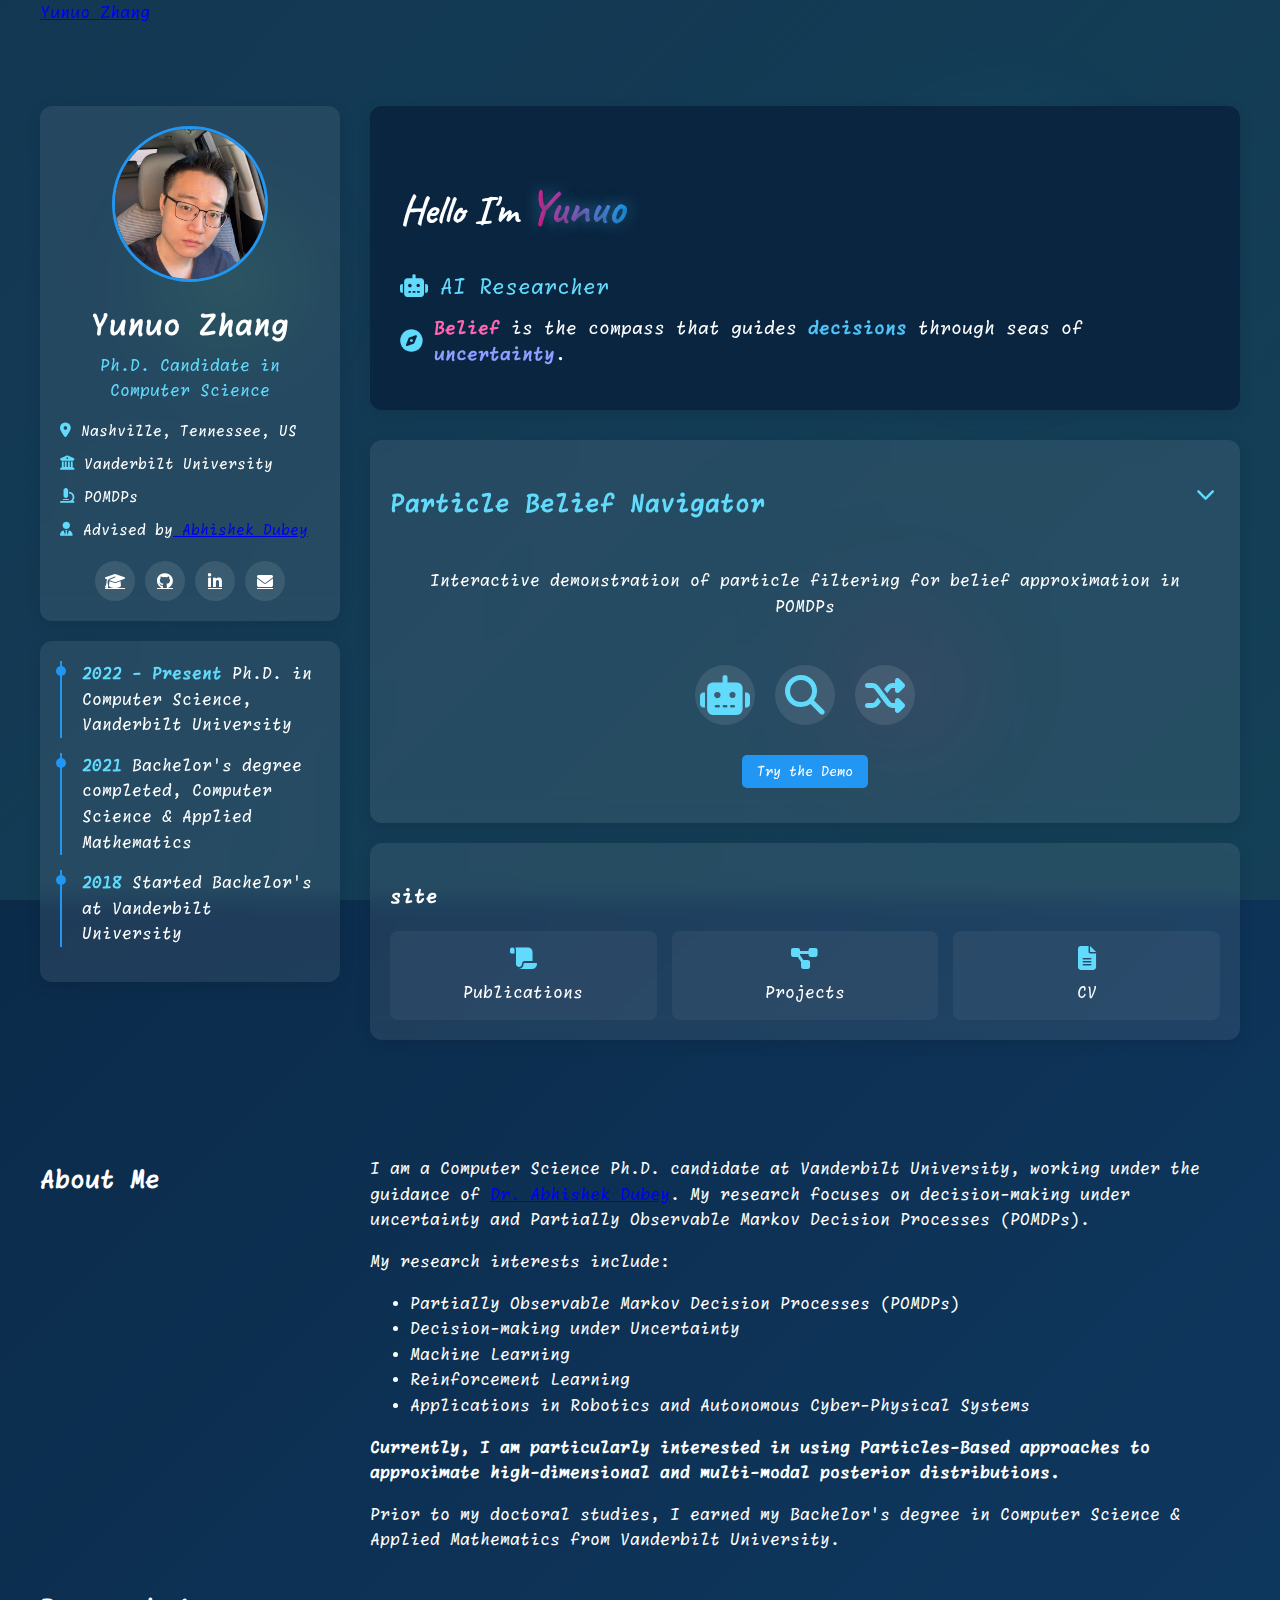
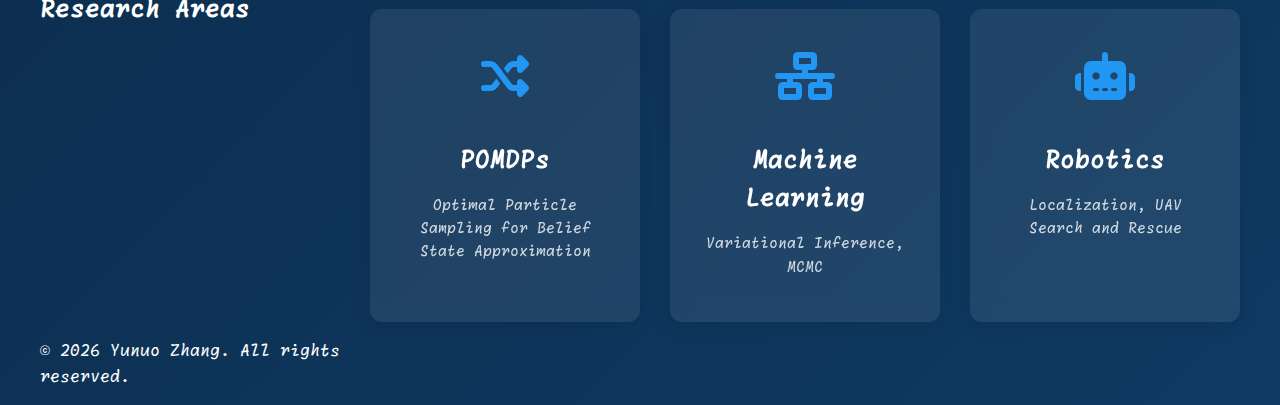
<file: index.html>
<!DOCTYPE html> <!-- Declares that this is an HTML5 document -->

<html lang="en"> <!-- Language -->
<head> <!-- Contains metadata that isn't displayed on the page -->
    <meta charset="UTF-8"> <!-- Specifies the character encoding for the document (Unicode) -->
    <meta name="viewport" content="width=device-width, initial-scale=1.0"> <!-- Makes site responsive across devices. -->

    <!-- SEO meta tags that help search engines understand your site. -->
    <meta name="description" content="Yunuo Zhang is a Computer Science Ph.D. candidate at Vanderbilt University specializing in POMDPs and decision making under uncertainty research.">
    <meta name="keywords" content="Yunuo Zhang, POMDPs, Decision Making...">
    <meta name="author" content="Yunuo Zhang">

    <!-- The page title shown in browser tabs and search results. -->
    <title>Yunuo Zhang | Vanderbilt University</title>

    <!-- Favicon for browser tabs. -->
    <link rel="icon" href="assets/images/YZ_logo.ico" type="image/x-icon">

    <!-- External CSS files -->
    <link rel="stylesheet" href="assets/css/style.css">
    <link rel="stylesheet" href="https://cdnjs.cloudflare.com/ajax/libs/font-awesome/6.4.0/css/all.min.css">
    <link rel="stylesheet" href="assets/css/fonts.css">
</head>


<body> <!-- Contains all the content that appears on the page -->
    <!-- Header section - typically contains the logo and main navigation -->
    <header>
        <div class="container"> <!-- Container for controlling width and alignment -->

            <!-- Logo or site title -->
            <div class="logo">
                <a href="index.html">Yunuo Zhang</a> <!-- Links back to homepage -->
            </div>
        </div>
    </header>

    <!-- Hero section - prominent introduction area -->
    <section id="hero" class="hero-section">
        <!-- Modern design elements that feature organic, fluid shapes  -->
        <div class="blob-1"></div>
        <div class="blob-2"></div>

        <div class="container">
            <!-- Left column for profile and personal info -->
            <div class="profile-column">
                <div class="profile-card">
                    <div class="hero-image">
                        <img src="assets/images/profile.jpg" alt="Yunuo Zhang">
                    </div>
                    <h1>Yunuo Zhang</h1>
                    <p class="title">Ph.D. Candidate in Computer Science</p>
                    
                    <!-- Location and info -->
                    <div class="info-item">
                        <i class="fas fa-map-marker-alt"></i> Nashville, Tennessee, US
                    </div>
                    <div class="info-item">
                        <i class="fas fa-university"></i> Vanderbilt University
                    </div>

                    <!-- Academic details -->
                    <div class="info-item">
                        <i class="fas fa-microscope"></i> POMDPs
                    </div>
                    <div class="info-item">
                        <i class="fas fa-user-tie"></i> Advised by<a href="https://abhishekdubey.bio/" target="_blank">&nbsp;Abhishek Dubey</a>
                    </div>
                    
                    <!-- Social links -->
                    <div class="social-links">
                        <a href="https://scholar.google.com/citations?user=kkslga0AAAAJ&hl=zh-CN" target="_blank" class="social-icon"><i class="fas fa-graduation-cap"></i></a>
                        <a href="https://github.com/YZ1056YZ" target="_blank" class="social-icon"><i class="fab fa-github"></i></a>
                        <a href="https://www.linkedin.com/in/yunuo-zhang-497450152/" target="_blank" class="social-icon"><i class="fab fa-linkedin-in"></i></a>
                        <a href="mailto:yunuo.zhang@vanderbilt.edu" class="social-icon"><i class="fas fa-envelope"></i></a>
                    </div>
                </div>

                
                <!-- Timeline like in the inspiration site -->
                <div class="timeline-card">
                    <div class="timeline-item">
                        <span class="timeline-date">2022 - Present</span>
                        <span class="timeline-content">Ph.D. in Computer Science, Vanderbilt University</span>
                    </div>
                    <div class="timeline-item">
                        <span class="timeline-date">2021</span>
                        <span class="timeline-content">Bachelor's degree completed, Computer Science & Applied Mathematics</span>
                    </div>
                    <div class="timeline-item">
                        <span class="timeline-date">2018</span>
                        <span class="timeline-content">Started Bachelor's at Vanderbilt University</span>
                    </div>
                </div>
            </div>
            

            <!-- Right column for main content -->
            <div class="content-column">
                <!-- Motto with highlights like in the inspiration -->
                <div class="intro-card">
                    <h2>Hello I'm <span class="gradientText">Yunuo</span></h2>
                    
                    <div class="motto-line">
                        <i class="fas fa-robot"></i> <span class="job-title">AI Researcher</span>
                    </div>
                    
                    <!-- <div class="motto-line">
                        <i class="fas fa-compass"></i> <span class="motto-text">Belief is the compass that guides decisions through seas of uncertainty.</span>
                    </div> -->

                    <div class="motto-line">
                        <i class="fas fa-compass"></i> <span class="motto-text">
                            <span class="keyword belief">Belief</span> is the compass that guides 
                            <span class="keyword decisions">decisions</span> through seas of 
                            <span class="keyword uncertainty">uncertainty</span>.
                        </span>
                    </div>
                </div>
                

                <div class="game-card">
                    <h3>Particle Belief Navigator <button id="toggle-game" class="toggle-btn"><i class="fas fa-chevron-down"></i></button></h3>
                    
                    <div id="game-content" class="game-content collapsed">
                        <div class="pomdp-game">
                            <div id="game-container" class="game-container">
                                <div id="game-intro" class="game-intro">
                                    <p>Find the hidden target using noisy sensor readings and particle filtering!</p>
                                    <div class="game-settings">
                                        <div class="setting-group">
                                            <label for="grid-size">Grid Size:</label>
                                            <select id="grid-size" class="game-select">
                                                <option value="5">5x5</option>
                                                <option value="7" selected>7x7</option>
                                                <option value="9">9x9</option>
                                            </select>
                                        </div>
                                        <div class="setting-group">
                                            <label for="particle-count">Particles:</label>
                                            <select id="particle-count" class="game-select">
                                                <option value="25">25</option>
                                                <option value="50" selected>50</option>
                                                <option value="100">100</option>
                                            </select>
                                        </div>
                                        <div class="setting-group">
                                            <label for="sensor-noise">Sensor Noise:</label>
                                            <select id="sensor-noise" class="game-select">
                                                <option value="0.5">Low</option>
                                                <option value="1" selected>Medium</option>
                                                <option value="1.5">High</option>
                                            </select>
                                        </div>
                                    </div>
                                    <button id="start-game" class="game-button primary-button">Start Game</button>
                                </div>
                                
                                <div id="game-play" class="game-play hidden">
                                    <div class="game-stats">
                                        <div>Moves: <span id="moves-counter">0</span></div>
                                        <div>Score: <span id="score-counter">100</span></div>
                                        <div>Belief: <span id="belief-counter">0</span>%</div>
                                    </div>
                                    
                                    <canvas id="game-canvas" width="300" height="300"></canvas>
                                    
                                    <div id="game-controls" class="game-controls">
                                        <div class="movement-grid">
                                            <button class="move-btn" data-dx="-1" data-dy="-1">↖</button>
                                            <button class="move-btn" data-dx="0" data-dy="-1">↑</button>
                                            <button class="move-btn" data-dx="1" data-dy="-1">↗</button>
                                            <button class="move-btn" data-dx="-1" data-dy="0">←</button>
                                            <button id="sensor-btn" class="sensor-btn">📡</button>
                                            <button class="move-btn" data-dx="1" data-dy="0">→</button>
                                            <button class="move-btn" data-dx="-1" data-dy="1">↙</button>
                                            <button class="move-btn" data-dx="0" data-dy="1">↓</button>
                                            <button class="move-btn" data-dx="1" data-dy="1">↘</button>
                                        </div>
                                        
                                        <div class="action-buttons">
                                            <button id="check-location" class="game-button check-button" disabled>
                                                Check Most Likely Location
                                            </button>
                                            <button id="give-up" class="game-button give-up-button">
                                                New Game
                                            </button>
                                        </div>
                                    </div>
                                </div>
                                
                                <div id="game-over" class="game-over hidden">
                                    <h4>Target Found!</h4>
                                    <p>Final Score: <span id="final-score">0</span></p>
                                    <button id="play-again" class="game-button primary-button">Play Again</button>
                                </div>
                                
                                <div class="game-instructions">
                                    <p><strong>How to play:</strong></p>
                                    <ul>
                                        <li>Move your agent (blue circle) around the grid</li>
                                        <li>Take sensor readings to get noisy distance measurements</li>
                                        <li>The particle cloud (red) shows your belief about target location</li>
                                        <li>When certain enough, check the most likely location</li>
                                    </ul>
                                    <p><strong>Research connection:</strong> This game demonstrates key POMDP concepts like partial observability, belief state approximation, and particle filtering.</p>
                                </div>
                            </div>
                        </div>
                    </div>
                    
                    <div id="game-teaser" class="game-teaser">
                        <p>Interactive demonstration of particle filtering for belief approximation in POMDPs</p>
                        <div class="game-icon-container">
                            <i class="fas fa-robot"></i>
                            <i class="fas fa-search"></i>
                            <i class="fas fa-random"></i>
                        </div>
                        <button id="expand-game" class="game-button primary-button">Try the Demo</button>
                    </div>
                </div>
                
                <div class="sites-card">
                    <h3>site</h3>
                    <div class="site-grid">
                      <a href="pages/publications.html" class="site-item">
                        <i class="fas fa-scroll"></i>
                        <span>Publications</span>
                      </a>
                      <a href="pages/projects.html" class="site-item">
                        <i class="fas fa-project-diagram"></i>
                        <span>Projects</span>
                      </a>
                      <a href="pages/cv.html" class="site-item">
                        <i class="fas fa-file-alt"></i>
                        <span>CV</span>
                      </a>
                    </div>
                </div>
            </div>
        </div>
    </section>

    <!-- About section -->
    <section id="about">
        <div class="container">
          <h2>About Me</h2>
          <div class="about-content">
            <p>I am a Computer Science Ph.D. candidate at Vanderbilt University, working under the guidance of <a href="https://abhishekdubey.bio/" target="_blank">Dr. Abhishek Dubey</a>. My research focuses on decision-making under uncertainty and Partially Observable Markov Decision Processes (POMDPs).</p>
            
            <p>My research interests include:</p>
            <ul>
              <li>Partially Observable Markov Decision Processes (POMDPs)</li>
              <li>Decision-making under Uncertainty</li>
              <li>Machine Learning</li>
              <li>Reinforcement Learning</li>
              <li>Applications in Robotics and Autonomous Cyber-Physical Systems</li>
            </ul>
            
            <p><strong>Currently, I am particularly interested in using Particles-Based approaches to approximate high-dimensional and multi-modal posterior distributions.</strong></p>
            
            <p>Prior to my doctoral studies, I earned my Bachelor's degree in Computer Science & Applied Mathematics from Vanderbilt University.</p>
          </div>
        </div>
      </section>

    <!-- Research Areas Section  -->
    <section id="research-areas" class="section">
        <div class="container">
            <h2 class="section-title">Research Areas</h2>
            
            <div class="research-grid">
                <!-- POMDDPs -->
                <div class="research-area">
                    <div class="research-icon">
                        <i class="fas fa-random"></i>
                    </div>
                    <h3>POMDPs</h3>
                    <p>Optimal Particle Sampling for Belief State Approximation</p>
                </div>
                
                <!-- Machine Learning -->
                <div class="research-area">
                    <div class="research-icon">
                        <i class="fas fa-network-wired"></i>
                    </div>
                    <h3>Machine Learning</h3>
                    <p>Variational Inference, MCMC</p>
                </div>
                
                <!-- Robotics -->
                <div class="research-area">
                    <div class="research-icon">
                        <i class="fas fa-robot"></i>
                    </div>
                    <h3>Robotics</h3>
                    <p>Localization, UAV Search and Rescue</p>
                </div>
            </div>
        </div>
    </section>

    <!-- Footer section -->
    <footer>
        <div class="container">
            <p>&copy; 2025 Yunuo Zhang. All rights reserved.</p>
        </div>
    </footer>

    <!-- Scripts - placed at the end for better page loading performance -->
    <script src="assets/js/main.js"></script>
</body>
</html>
</file>
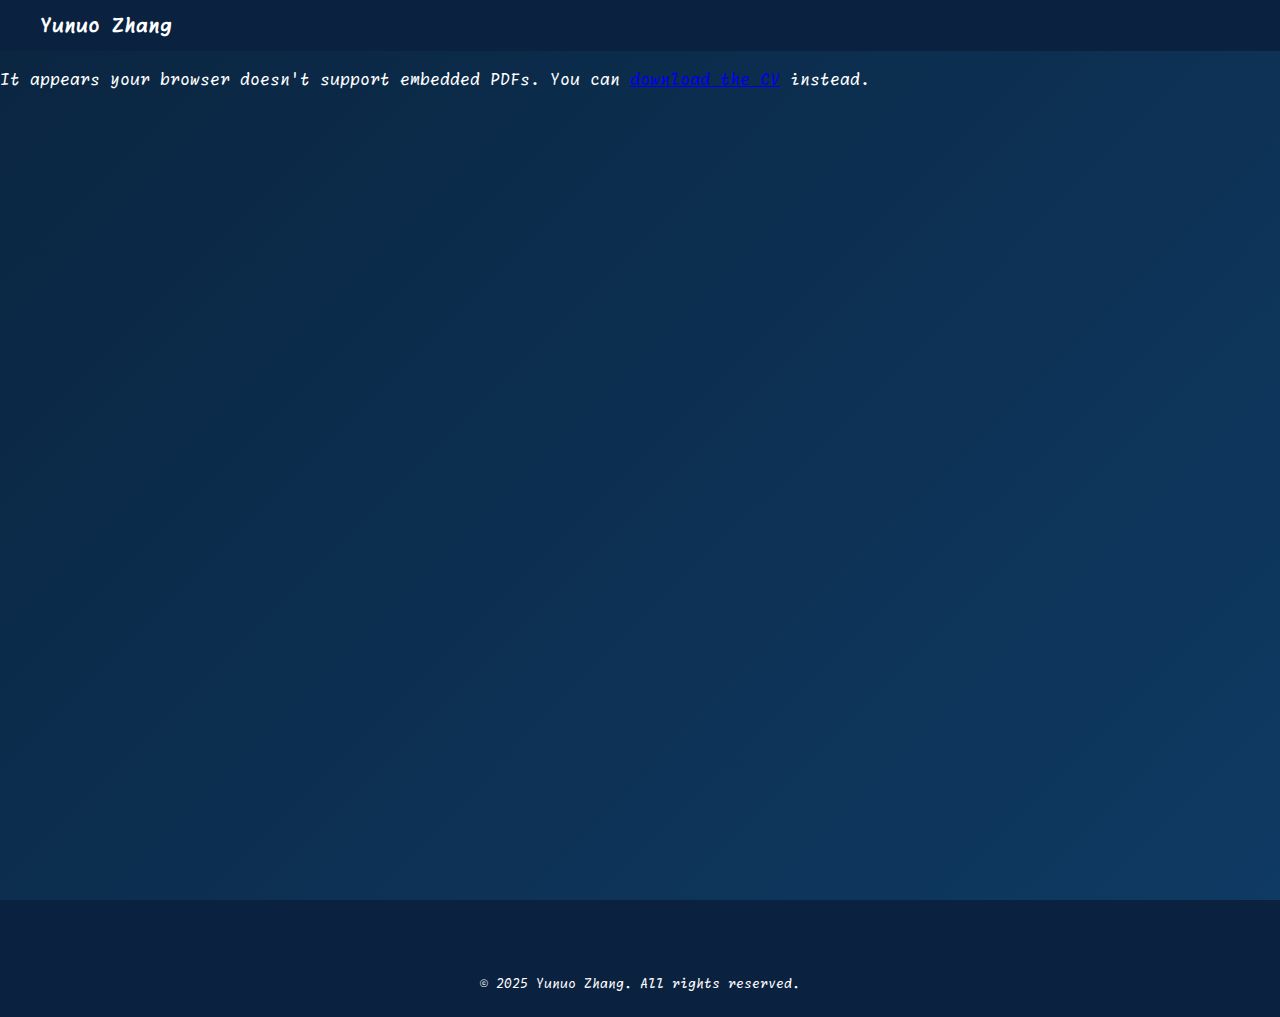
<file: pages/cv.html>
<!DOCTYPE html>
<html lang="en">
    <head>
        <meta charset="UTF-8">
        <meta name="viewport" content="width=device-width, initial-scale=1.0">
        
        <meta name="description" content="Yunuo Zhang's CV - Computer Science Ph.D. candidate at Vanderbilt University specializing in POMDPs and decision making under uncertainty research.">
        <meta name="keywords" content="Yunuo Zhang, CV, Resume, POMDPs, Decision Making, Computer Science">
        <meta name="author" content="Yunuo Zhang">
        
        <title>Yunuo Zhang | CV</title>
        
        <link rel="icon" href="../assets/images/YZ_logo.ico" type="image/x-icon">
        <link rel="stylesheet" href="../assets/css/style.css">
        <link rel="stylesheet" href="https://cdnjs.cloudflare.com/ajax/libs/font-awesome/6.4.0/css/all.min.css">
        <link rel="stylesheet" href="../assets/css/fonts.css">
        <style>
            html, body {
                height: 100%;
                margin: 0;
                padding: 0;
                background-color: #0a2240;
            }
            
            .pdf-container {
                width: 100%;
                height: 100vh;
                overflow: hidden;
                display: flex;
                flex-direction: column;
            }
            
            header {
                background-color: #0a2240;
                padding: 10px 0;
            }
            
            .logo a {
                color: white;
                text-decoration: none;
                font-weight: bold;
                font-size: 1.2rem;
            }
            
            .cv-section {
                flex: 1;
                padding: 0;
                display: flex;
                justify-content: center;
                align-items: center;
            }
            
            .cv-embed {
                width: 100%;
                height: 100%;
                border: none;
            }
            
            footer {
                background-color: #0a2240;
                color: white;
                padding: 10px 0;
                text-align: center;
                font-size: 0.8rem;
            }
        </style>
    </head>

    <body>
        <!-- Header section with just the nav back to home -->
        <header>
            <div class="container">
                <div class="logo">
                    <a href="../index.html">Yunuo Zhang</a>
                </div>
            </div>
        </header>
    
        <!-- PDF Viewer - Full Screen -->
        <div class="pdf-container">
            <section class="cv-section">
                <object data="../assets/documents/CV.pdf" type="application/pdf" class="cv-embed">
                    <p>It appears your browser doesn't support embedded PDFs. 
                       You can <a href="../assets/documents/CV.pdf">download the CV</a> instead.</p>
                </object>
            </section>
        </div>
    
        <!-- Footer - minimal -->
        <footer>
            <p>&copy; 2025 Yunuo Zhang. All rights reserved.</p>
        </footer>
    </body>
</html>
</file>
<file: assets/css/style.css>
:root {
    --primary-color: #2196f3;  /* Blue */
    --accent-color: #03a9f4;   /* Light Blue */
    --bg-color: #0a2540;       /* Dark Blue background */
    --card-bg: rgba(255, 255, 255, 0.08);
    --text-color: #ffffff;
    --highlight-color: #61dafb;
    --tag-color: #4caf50;
    --font-family: 'Monaspace Radon', monospace;
    --gradient: linear-gradient(90deg, #ff007a 0%, #00a8ff 50%, #6b00ff 100%);
}

body {
    font-family: var(--font-family);
    color: var(--text-color);
    background-color: var(--bg-color);
    background-image: linear-gradient(135deg, #0a2540 0%, #0f3a63 100%);
    line-height: 1.6;
    margin: 0;
    padding: 0;
}

/* Hero section */
.hero-section {
    min-height: 100vh;
    padding: 80px 0;
}

.container {
    max-width: 1200px;
    margin: 0 auto;
    padding: 0 20px;
    display: grid;
    grid-template-columns: 300px 1fr;
    gap: 30px;
}

/* Card styling */
.profile-card, .tags-card, .timeline-card, .intro-card, .contributions-card, .sites-card, .skills-card {
    background: var(--card-bg);
    border-radius: 12px;
    padding: 20px;
    backdrop-filter: blur(10px);
    box-shadow: 0 4px 15px rgba(0, 0, 0, 0.1);
    margin-bottom: 20px;
    transition: transform 0.3s ease, box-shadow 0.3s ease;
}

.profile-card:hover, .tags-card:hover, .timeline-card:hover, .intro-card:hover, .contributions-card:hover, .sites-card:hover, .skills-card:hover {
    transform: translateY(-5px);
    box-shadow: 0 6px 20px rgba(0, 0, 0, 0.15);
}

/* Profile styling */
.hero-image {
    width: 150px;
    height: 150px;
    border-radius: 50%;
    overflow: hidden;
    margin: 0 auto 20px;
    border: 3px solid var(--primary-color);
}

.hero-image img {
    width: 100%;
    height: 100%;
    object-fit: cover;
}

.profile-card h1 {
    font-size: 1.8rem;
    margin: 0;
    text-align: center;
    color: var(--text-color);
}

.title {
    font-size: 1rem;
    color: var(--highlight-color);
    text-align: center;
    margin: 5px 0 15px;
}

.info-item {
    display: flex;
    align-items: center;
    margin-bottom: 10px;
    font-size: 0.9rem;
}

.info-item i {
    margin-right: 10px;
    color: var(--highlight-color);
}

.social-links {
    display: flex;
    justify-content: center;
    margin-top: 20px;
}

.social-icon {
    display: flex;
    align-items: center;
    justify-content: center;
    width: 40px;
    height: 40px;
    background: rgba(255, 255, 255, 0.1);
    border-radius: 50%;
    margin: 0 5px;
    color: var(--text-color);
    transition: all 0.3s ease;
}

.social-icon:hover {
    background: var(--primary-color);
    transform: translateY(-3px);
}

/* Tags styling */
.tag {
    display: inline-block;
    padding: 5px 10px;
    background: rgba(76, 175, 80, 0.2);
    color: var(--tag-color);
    border-radius: 15px;
    margin: 5px;
    font-size: 0.85rem;
}

/* Timeline styling */
.timeline-item {
    position: relative;
    padding-left: 20px;
    margin-bottom: 15px;
    border-left: 2px solid var(--primary-color);
}

.timeline-date {
    font-weight: bold;
    color: var(--highlight-color);
}

.timeline-item:before {
    content: '';
    position: absolute;
    left: -6px;
    top: 5px;
    width: 10px;
    height: 10px;
    background: var(--primary-color);
    border-radius: 50%;
}

/* Handwritten style for entire greeting */
.intro-card h2 {
    font-family: 'Caveat', cursive; /* Handwritten font */
    font-size: 2.5rem;
    margin-bottom: 1.5rem;
    color: white;
    overflow: visible;
}

.highlight-name {
    color: var(--highlight-color);
    font-weight: 700;
}

.motto {
    font-size: 1.2rem;
    line-height: 1.6;
    margin-bottom: 0;
}

.highlight {
    background: rgba(97, 218, 251, 0.2);
    color: var(--highlight-color);
    padding: 2px 8px;
    border-radius: 4px;
}

/* Site grid */
.site-grid {
    display: grid;
    grid-template-columns: repeat(3, 1fr);
    gap: 15px;
}

.site-item {
    display: flex;
    flex-direction: column;
    align-items: center;
    padding: 15px;
    background: rgba(255, 255, 255, 0.05);
    border-radius: 8px;
    text-decoration: none;
    color: var(--text-color);
    transition: all 0.3s ease;
}

.site-item:hover {
    background: rgba(255, 255, 255, 0.1);
    transform: translateY(-3px);
}

.site-item i {
    font-size: 24px;
    margin-bottom: 10px;
    color: var(--highlight-color);
}

/* Skills grid */
.skills-grid {
    display: flex;
    flex-wrap: wrap;
    gap: 10px;
}

.skill-item {
    padding: 8px 15px;
    background: rgba(255, 255, 255, 0.05);
    border-radius: 20px;
    font-size: 0.9rem;
}

/* Responsive adjustments */
@media (max-width: 992px) {
    .container {
        grid-template-columns: 1fr;
    }
    
    .profile-column {
        max-width: 500px;
        margin: 0 auto;
    }
}


/* Contribution graph styling */
.graph-wrapper {
    display: flex;
    flex-direction: column;
    gap: 3px;
}

.graph-row {
    display: flex;
    gap: 3px;
}

.graph-cell {
    width: 10px;
    height: 10px;
    background: rgba(255, 255, 255, 0.05);
    border-radius: 2px;
}

.graph-cell.low {
    background: rgba(76, 175, 80, 0.3);
}

.graph-cell.med {
    background: rgba(76, 175, 80, 0.6);
}

.graph-cell.high {
    background: rgba(76, 175, 80, 0.9);
}


/* Background effect */
.hero-section::before {
    content: '';
    position: absolute;
    top: 0;
    left: 0;
    width: 100%;
    height: 100%;
    background: linear-gradient(135deg, rgba(97, 218, 251, 0.1) 0%, rgba(76, 175, 80, 0.1) 100%);
    z-index: -1;
}

/* Add some gradient blobs for visual interest */
.hero-section::after {
    content: '';
    position: absolute;
    top: 10%;
    right: 10%;
    width: 300px;
    height: 300px;
    background: radial-gradient(circle, rgba(97, 218, 251, 0.2) 0%, rgba(76, 175, 80, 0) 70%);
    border-radius: 50%;
    z-index: -1;
    filter: blur(40px);
}

.blob-1, .blob-2 {
    position: absolute;
    border-radius: 50%;
    filter: blur(40px);
    z-index: -1;
}

.blob-1 {
    top: 20%;
    left: 10%;
    width: 200px;
    height: 200px;
    background: radial-gradient(circle, rgba(76, 175, 80, 0.2) 0%, rgba(76, 175, 80, 0) 70%);
    animation: float 8s ease-in-out infinite;
}

.blob-2 {
    bottom: 10%;
    right: 20%;
    width: 250px;
    height: 250px;
    background: radial-gradient(circle, rgba(233, 30, 99, 0.1) 0%, rgba(233, 30, 99, 0) 70%);
    animation: float 10s ease-in-out infinite reverse;
}

@keyframes float {
    0% { transform: translate(0, 0); }
    50% { transform: translate(10px, 15px); }
    100% { transform: translate(0, 0); }
}


/* Research Areas Section */
.research-grid {
    display: grid;
    grid-template-columns: repeat(3, 1fr);
    gap: 30px;
    margin-top: 40px;
}

.research-area {
    background: var(--card-bg);
    border-radius: 12px;
    padding: 30px;
    text-align: center;
    backdrop-filter: blur(10px);
    box-shadow: 0 4px 15px rgba(0, 0, 0, 0.1);
    transition: transform 0.3s ease, box-shadow 0.3s ease;
}

.research-area:hover {
    transform: translateY(-5px);
    box-shadow: 0 6px 20px rgba(0, 0, 0, 0.15);
}

.research-icon {
    font-size: 3rem;
    color: var(--primary-color);
    margin-bottom: 20px;
}

.research-area h3 {
    font-size: 1.5rem;
    margin-bottom: 15px;
    color: var(--text-color);
}

.research-area p {
    font-size: 0.9rem;
    color: var(--text-color);
    opacity: 0.8;
}

/* Make it responsive */
@media (max-width: 992px) {
    .research-grid {
        grid-template-columns: repeat(2, 1fr);
    }
}

@media (max-width: 768px) {
    .research-grid {
        grid-template-columns: 1fr;
    }
}

/* Artistic name styling */
.name-artistic {
    font-weight: 700;
    letter-spacing: -1px;
}

.name-accent {
    color: #e94e77; /* Bold pink/red accent color */
    font-style: italic;
}

/* Handwritten style heading */
.handwritten {
    font-family: 'Caveat', cursive, var(--font-family); /* Add Caveat font to your fonts.css */
    font-size: 3.5rem;
    font-weight: 400;
    color: white;
    margin-bottom: 1.5rem;
    letter-spacing: 1px;
}

/* Motto lines with icons */
.motto-line {
    display: flex;
    align-items: center;
    margin: 12px 0;
}

.motto-line i {
    font-size: 1.4rem;
    margin-right: 12px;
    color: var(--highlight-color);
}

.job-title {
    font-size: 1.3rem;
    color: var(--highlight-color);
    font-weight: 500;
}

.motto-text {
    font-size: 1.1rem;
    line-height: 1.5;
}

/* You may also want to adjust the intro-card background */
.intro-card {
    background: var(--bg-color);
    border-radius: 12px;
    padding: 30px;
    margin-bottom: 30px;
    width: auto;
    min-width: auto;
    max-width: none;
}


/* Update the .gradientText class */
.gradientText {
    background-image: var(--gradient);
    -webkit-background-clip: text;
    background-clip: text;
    color: transparent; /* Add this as a fallback */
    -webkit-text-fill-color: transparent;
    background-size: 200% 200%; /* Slightly larger for more visible movement */
    font-family: 'Caveat', cursive;
    font-weight: bold;
    font-size: 3rem;
    text-shadow: 0 0 15px rgba(79, 195, 247, 0.5), 
                 3px 3px 5px rgba(0, 0, 0, 0.3);
    animation: gradientMove 6s ease infinite;
    padding-right: 10px; /* Add extra space */
    width: auto; /* Ensure it takes the width it needs */
    overflow: visible; /* Prevent any clipping */
}

/* Remove the backgroundSizeAnimation and keep only gradientMove */
@keyframes gradientMove {
    0% { background-position: 0% 50%; }
    50% { background-position: 100% 50%; }
    100% { background-position: 0% 50%; }
}


/* Simple styling for keywords */
.keyword {
    font-weight: bold;
}

.belief {
    color: #ff66b3; /* Pink */
}

.decisions {
    color: #4fc3f7; /* Blue */
}

.uncertainty {
    color: #8c9eff; /* Purple */
}


/* POMDP Game Styling */
.game-card {
    background: var(--card-bg);
    border-radius: 12px;
    padding: 20px;
    backdrop-filter: blur(10px);
    box-shadow: 0 4px 15px rgba(0, 0, 0, 0.1);
    margin-bottom: 20px;
    transition: transform 0.3s ease, box-shadow 0.3s ease;
}

.game-card:hover {
    transform: translateY(-5px);
    box-shadow: 0 6px 20px rgba(0, 0, 0, 0.15);
}

.game-card h3 {
    margin-bottom: 15px;
    font-size: 1.5rem;
    color: var(--highlight-color);
}

.pomdp-game {
    display: flex;
    flex-direction: column;
    align-items: center;
}

.game-container {
    width: 100%;
    max-width: 350px;
    margin: 0 auto;
}

.game-intro {
    text-align: center;
    margin-bottom: 15px;
}

.game-settings {
    display: flex;
    flex-direction: column;
    gap: 10px;
    margin: 15px 0;
}

.setting-group {
    display: flex;
    justify-content: space-between;
    align-items: center;
}

.game-select {
    background: rgba(255, 255, 255, 0.1);
    color: var(--text-color);
    border: none;
    border-radius: 4px;
    padding: 5px 10px;
}

.game-button {
    border: none;
    border-radius: 5px;
    padding: 8px 15px;
    font-family: var(--font-family);
    cursor: pointer;
    transition: all 0.2s;
}

.primary-button {
    background: var(--primary-color);
    color: white;
}

.primary-button:hover {
    background: var(--accent-color);
}

.game-play {
    display: flex;
    flex-direction: column;
    align-items: center;
    gap: 15px;
}

.game-stats {
    display: flex;
    width: 100%;
    justify-content: space-between;
    font-size: 0.9rem;
}

#game-canvas {
    border: 1px solid rgba(255, 255, 255, 0.2);
    border-radius: 5px;
    background: rgba(0, 0, 0, 0.2);
}

.game-controls {
    display: flex;
    flex-direction: column;
    gap: 15px;
    width: 100%;
}

.movement-grid {
    display: grid;
    grid-template-columns: repeat(3, 1fr);
    gap: 5px;
}

.move-btn, .sensor-btn {
    background: rgba(255, 255, 255, 0.1);
    color: var(--text-color);
    border: none;
    border-radius: 5px;
    padding: 8px;
    cursor: pointer;
    transition: all 0.2s;
}

.move-btn:hover {
    background: rgba(255, 255, 255, 0.2);
}

.sensor-btn {
    background: rgba(255, 195, 0, 0.2);
}

.sensor-btn:hover {
    background: rgba(255, 195, 0, 0.3);
}

.check-button {
    background: rgba(46, 204, 113, 0.3);
    color: var(--text-color);
    width: 100%;
}

.check-button:hover:not([disabled]) {
    background: rgba(46, 204, 113, 0.5);
}

.check-button[disabled] {
    opacity: 0.5;
    cursor: not-allowed;
}

.game-over {
    text-align: center;
}

.game-over h4 {
    color: #2ecc71;
    font-size: 1.5rem;
    margin-bottom: 10px;
}

.game-instructions {
    margin-top: 20px;
    font-size: 0.85rem;
    border-top: 1px solid rgba(255, 255, 255, 0.1);
    padding-top: 15px;
}

.game-instructions ul {
    padding-left: 20px;
    margin: 10px 0;
}

.hidden {
    display: none;
}


/* Collapsible Game Card Styling */
.game-content.collapsed {
    display: none;
}

.game-teaser {
    text-align: center;
    padding: 15px 10px;
    display: flex;
    flex-direction: column;
    align-items: center;
    gap: 15px;
}

.game-teaser.hidden {
    display: none;
}

.toggle-btn {
    background: none;
    border: none;
    color: var(--highlight-color);
    cursor: pointer;
    float: right;
    font-size: 1.2rem;
    padding: 0 5px;
    transition: transform 0.3s ease;
}

.toggle-btn:hover {
    color: var(--primary-color);
}

.preview-img {
    max-width: 200px;
    border-radius: 6px;
    border: 2px solid rgba(255, 255, 255, 0.2);
}


/* Icon styling for game teaser */
.game-icon-container {
    display: flex;
    justify-content: center;
    gap: 20px;
    margin: 15px 0;
}

.game-icon-container i {
    font-size: 2.5rem;
    color: var(--highlight-color);
    background: rgba(255, 255, 255, 0.1);
    width: 60px;
    height: 60px;
    display: flex;
    align-items: center;
    justify-content: center;
    border-radius: 50%;
    transition: all 0.3s ease;
}

.game-icon-container i:hover {
    transform: translateY(-5px);
    background: rgba(255, 255, 255, 0.2);
    color: var(--primary-color);
}


/* Action buttons container */
.action-buttons {
    display: flex;
    gap: 10px;
    margin-top: 10px;
}

.check-button {
    flex: 3;
    background: rgba(46, 204, 113, 0.3);
}

.give-up-button {
    flex: 1;
    background: rgba(231, 76, 60, 0.3);
    color: var(--text-color);
}

.give-up-button:hover {
    background: rgba(231, 76, 60, 0.5);
}
</file>
<file: assets/css/fonts.css>
/* Import Caveat font from Google Fonts */
@import url('https://fonts.googleapis.com/css2?family=Caveat:wght@400;500;600;700&display=swap');


@font-face {
    font-family: 'Monaspace Radon';
    src: url('../fonts/MonaspaceRadon-Regular.woff2') format('woff2'),
         url('../fonts/MonaspaceRadon-Regular.woff') format('woff');
    font-weight: 400;
    font-style: normal;
    font-display: swap;
}
</file>
